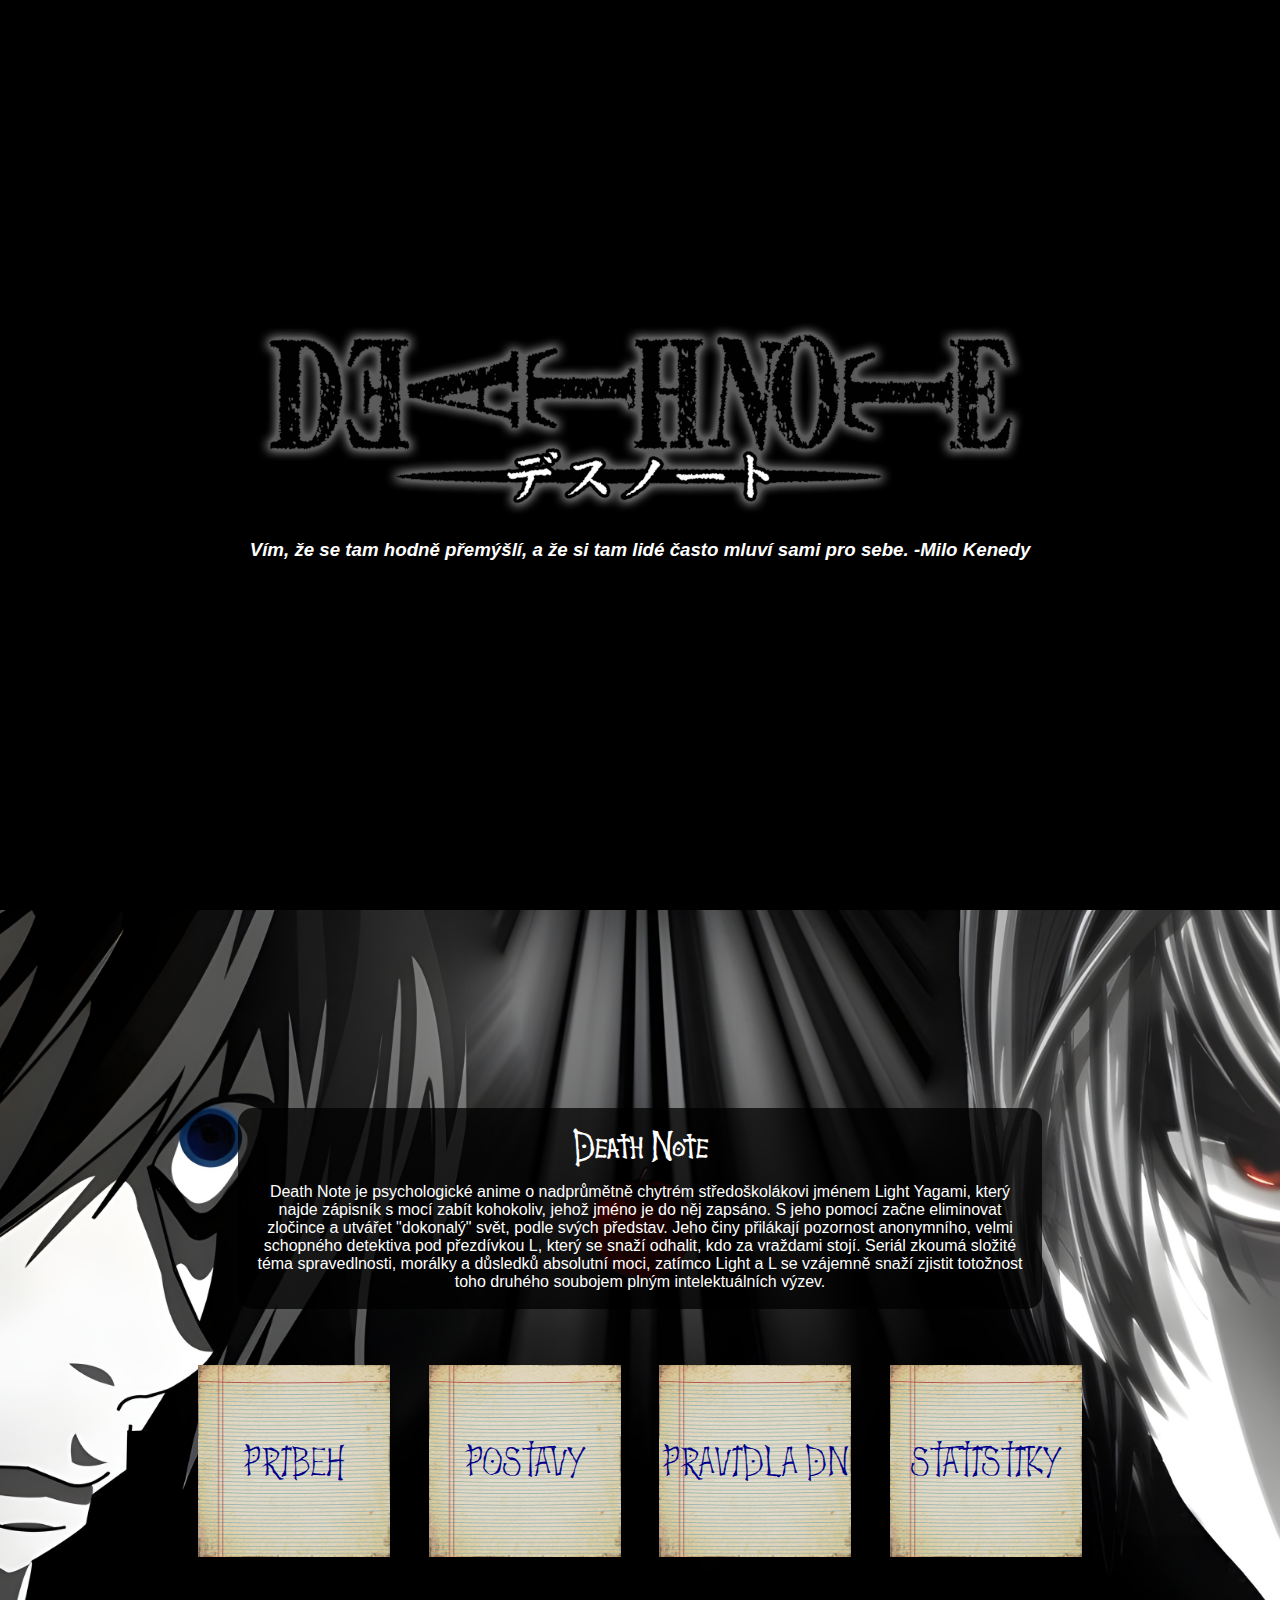
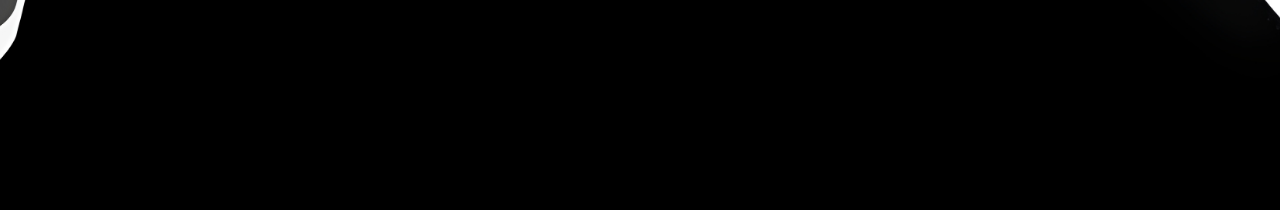
<file: index.html>
<!DOCTYPE html>
<html lang="cs">
<head>
  <meta charset="UTF-8">
  <title>DEATHNOTE</title>
  <link rel="stylesheet" href="style.css">
</head>
<body>
    <button class="mute" onclick="play()">
      <img id="mute" src="obrazky/muted.png">
    </button>

  <div class="uvod">
      <a href="#main"><img class="logo" src="obrazky/logo1.png" alt="Death note logo"></a>
      <h3><em>Vím, že se tam hodně přemýšlí, a že si tam lidé často mluví sami pro sebe. -Milo Kenedy</em></h3>
  </div>

  <div class="main" id="main">
    <div class="popis"> 
      <h1>Death Note</h1>
      <p>Death Note je psychologické anime o nadprůmětně chytrém středoškolákovi jménem Light Yagami, který najde zápisník s mocí zabít kohokoliv, jehož jméno je do něj zapsáno. S jeho pomocí začne eliminovat zločince a utvářet "dokonalý" svět, podle svých představ. Jeho činy přilákají pozornost anonymního, velmi schopného detektiva pod přezdívkou L, který se snaží odhalit, kdo za vraždami stojí. Seriál zkoumá složité téma spravedlnosti, morálky a důsledků absolutní moci, zatímco Light a L se vzájemně snaží zjistit totožnost toho druhého soubojem plným intelektuálních výzev.</p>
    </div>

    <div class="sekce">
      
        <a href="pribeh.html">PRIBĚH</a>

        <a href="postavy.html">POSTAVY</a>

        <a href="pravidla.html">PRAVIDLA DN</a>
 
        <a href="statistiky.html">STATISTIKY</a>

    </div>
  
  </div>

  <audio loop id="audio">
    <source src="music/open1.mp3" type="audio/mpeg">
  </audio>

  <script src="scripts.js"></script>
</body>
</html>
</file>
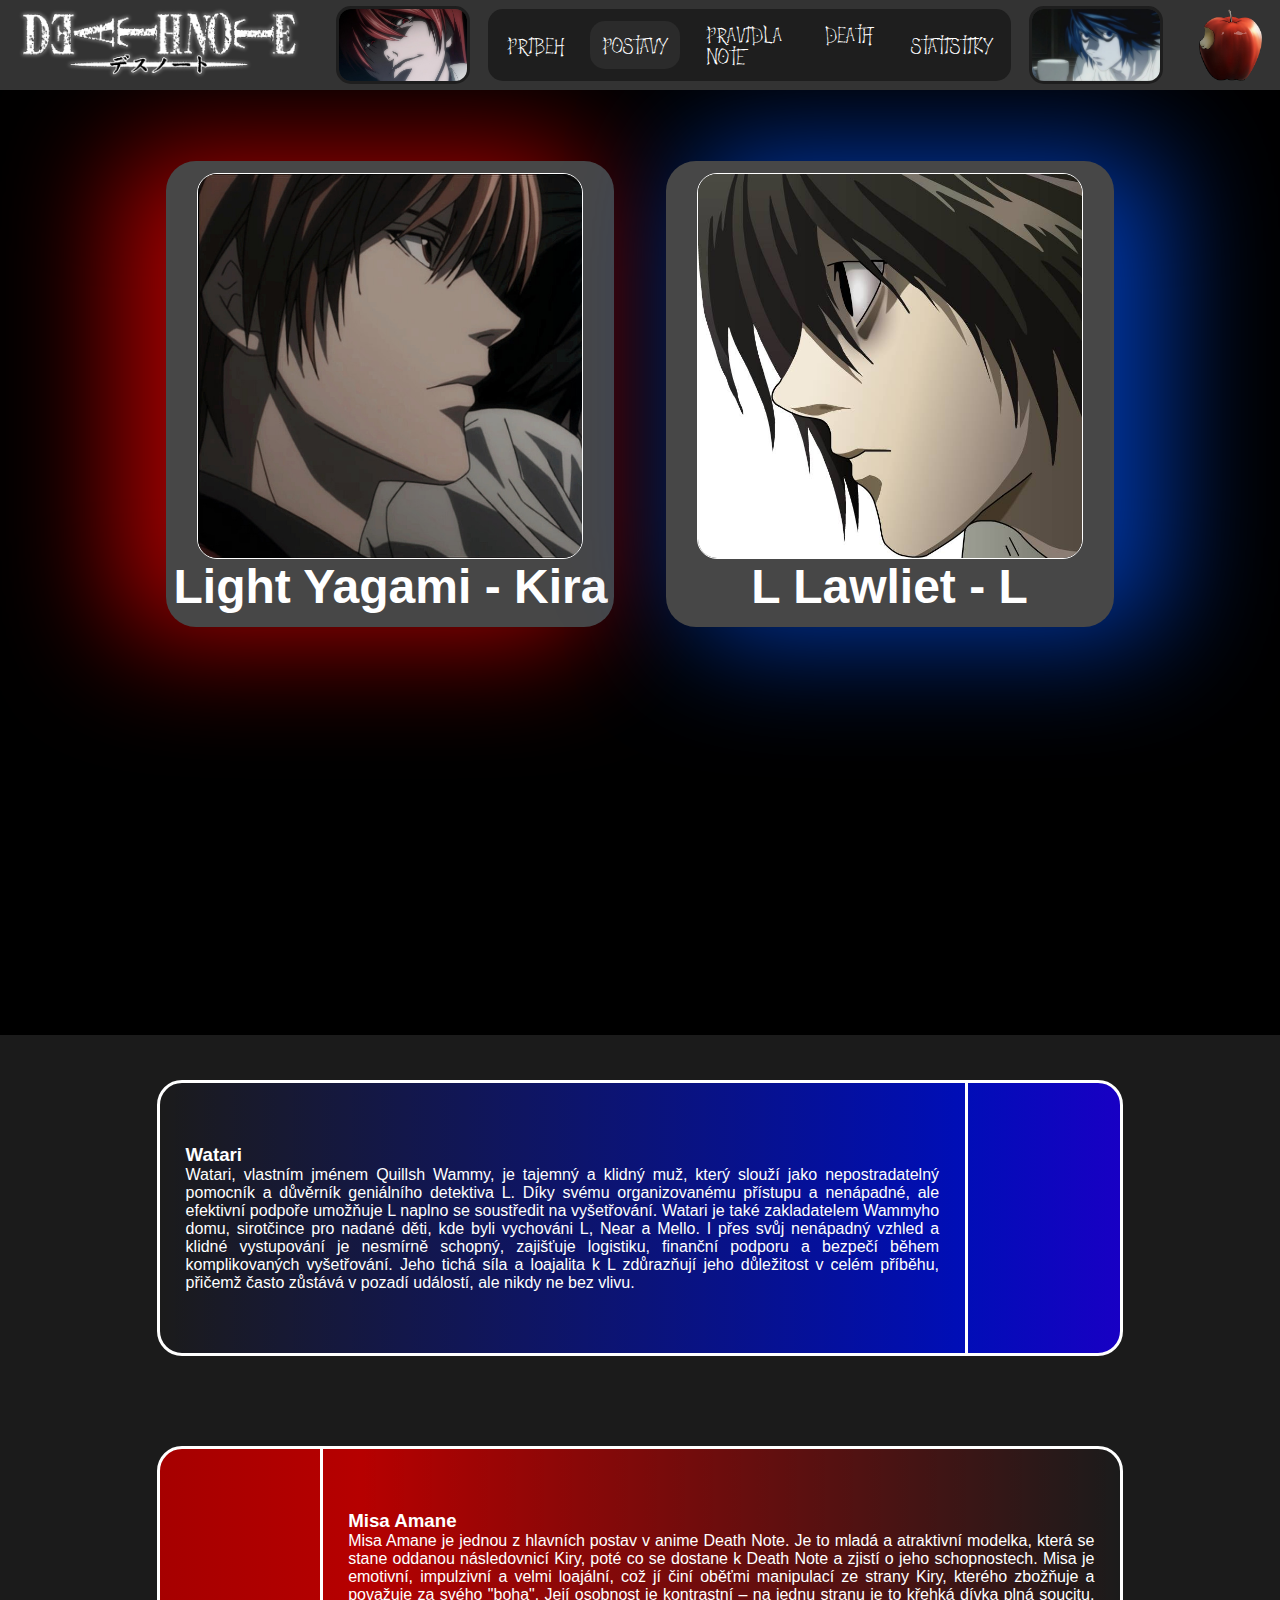
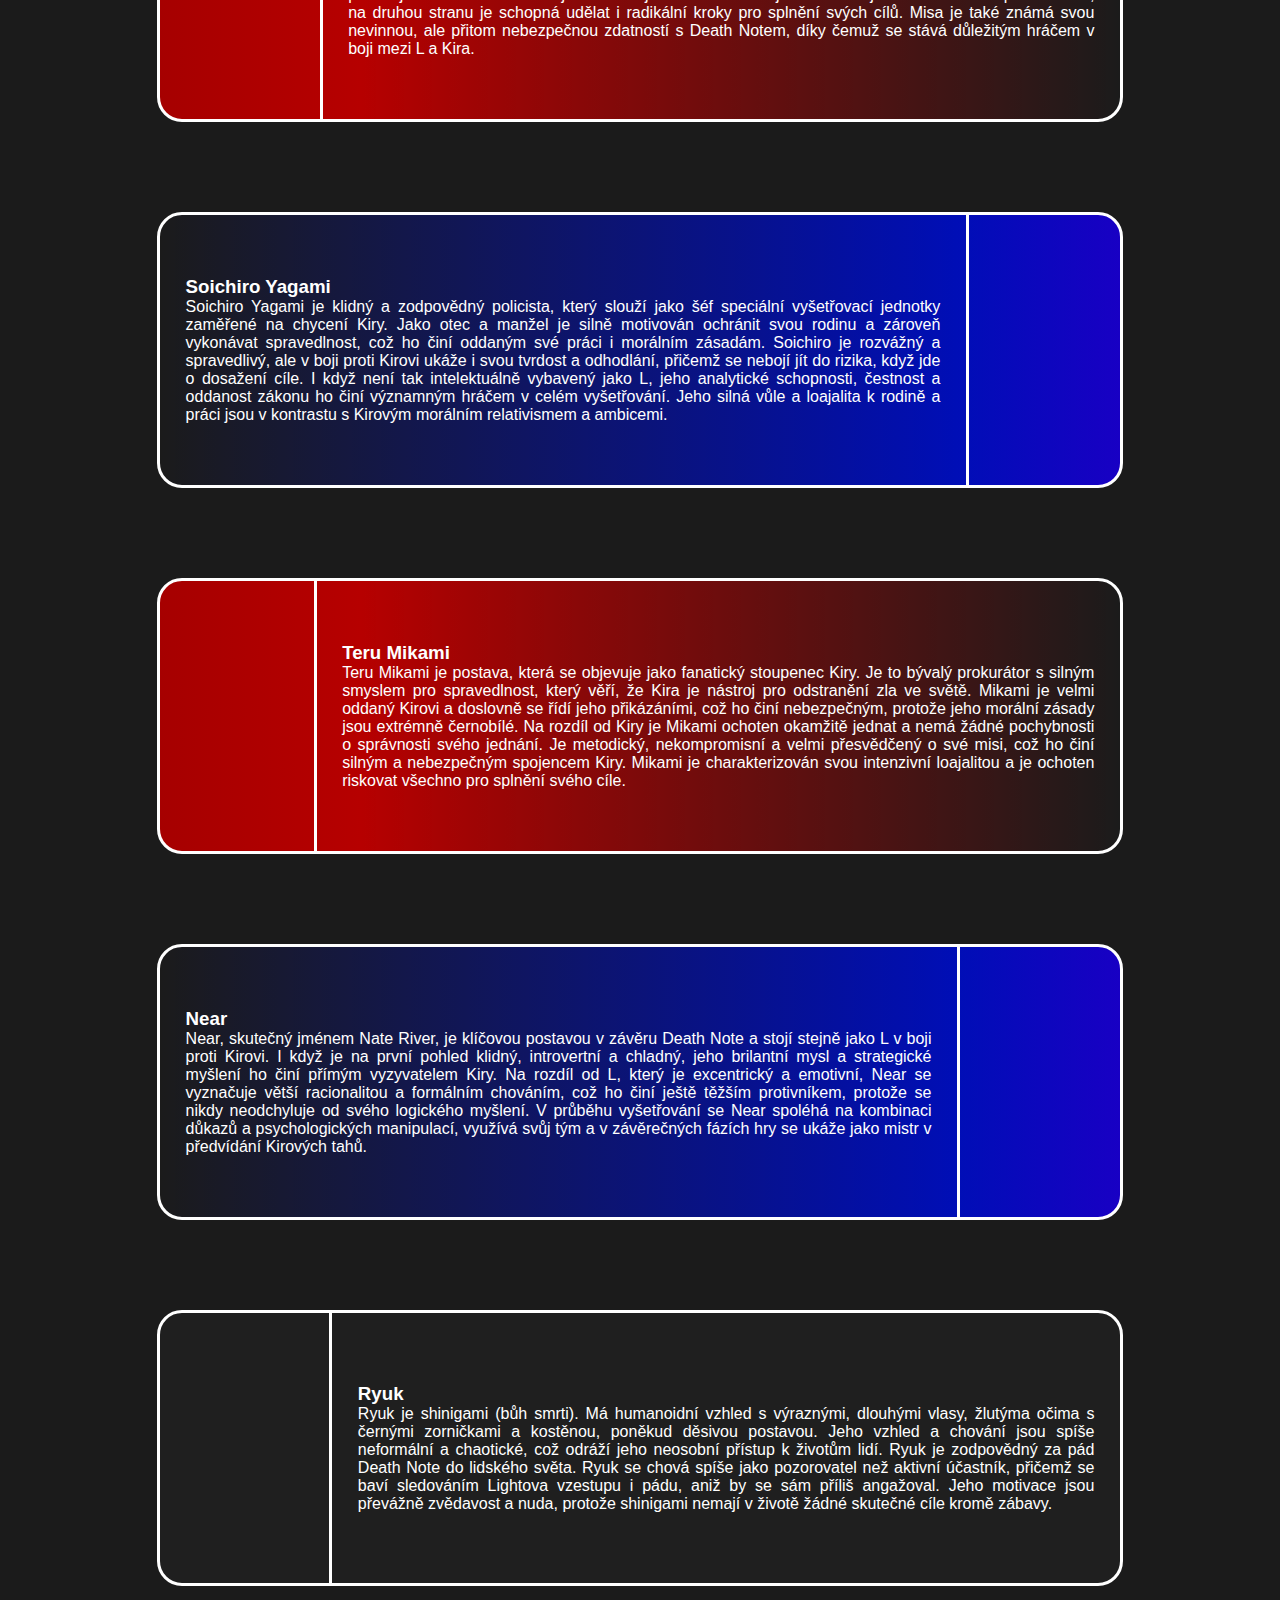
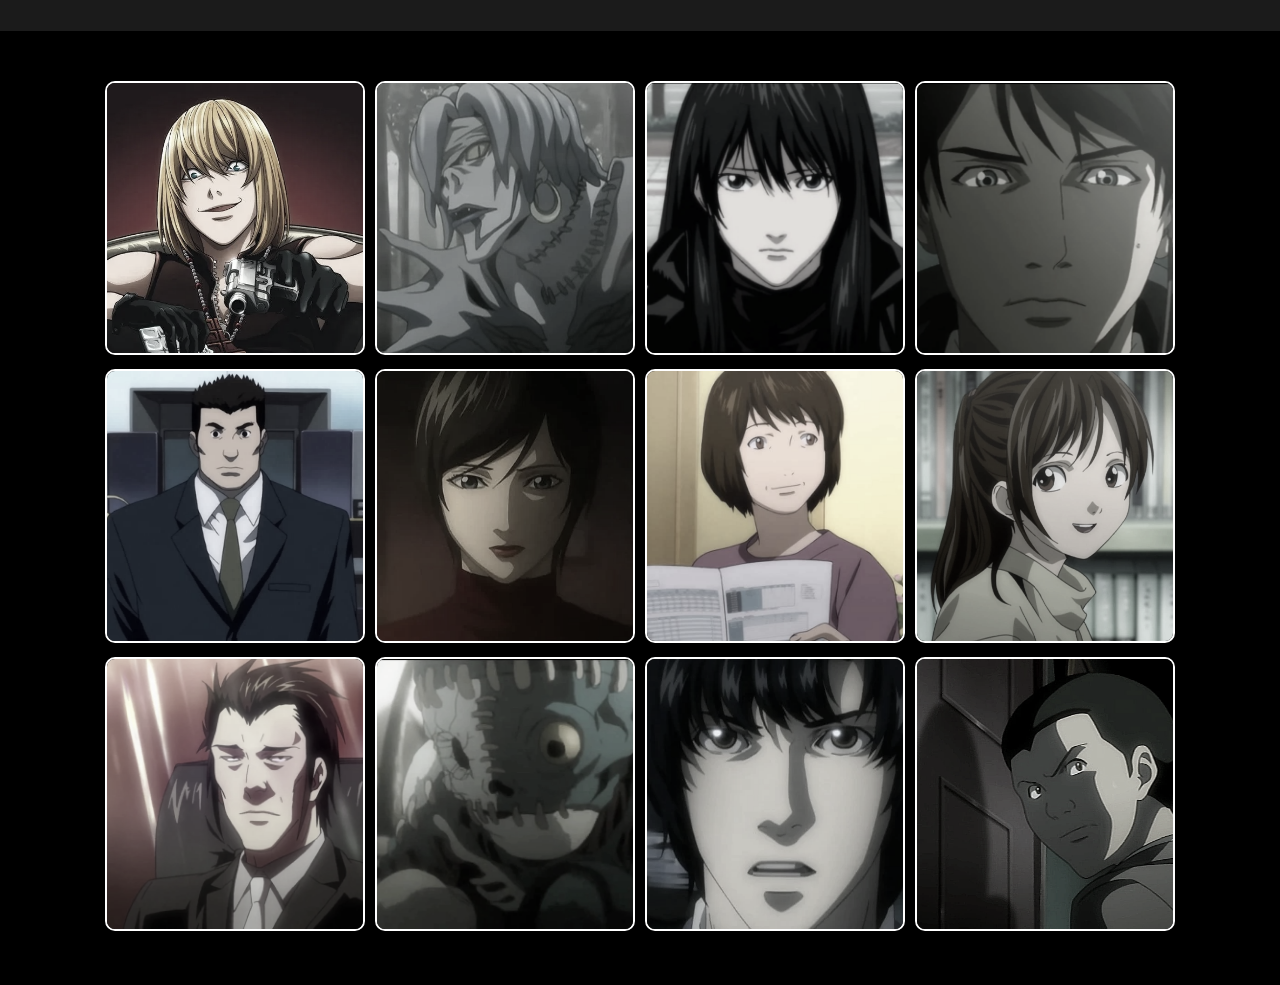
<file: postavy.html>
<!DOCTYPE html>
<html lang="cs">
<head>
  <meta charset="UTF-8">
  <title>POSTAVY</title>
  <link rel="stylesheet" href="style.css">
</head>
<body>
  <nav>
    <a href="index.html"><img class="logo" src="obrazky/logo2.png"></a>

    <div>
        <img src="obrazky/postavy1.jpg">
      <div>
        <a href="pribeh.html">PRIBEH</a>
        <a href="postavy.html" class="active">POSTAVY</a>
        <a href="pravidla.html">PRAVIDLA DEATH NOTE</a>
        <a href="statistiky.html">STATISTIKY</a>
      </div>
        <img src="obrazky/postavy2.jpg">
    </div>

    <img src="obrazky/apple.png">
  </nav>

  <div class="odsazeni"></div>

  <button id="back" onclick="back()">
    <img src="obrazky/back.png">
  </button>

  <div class="hlavni">
    <div class="sh1">
      <div class="no-hover" id="kira" onclick="popisK()">

        <div class="nahled">
          <img src="obrazky/m-kira.jpg" id="img">
          <h2 id="nadpis">Light Yagami - Kira</h2>
        </div>

        <div id="popis">
          <h2>Light Yagami - Kira</h2>
          <p>Kira, vlastním jménem Light Yagami, je hlavní postava v anime a manga sérii Death Note. Je to nadaný student, který po nalezení mystické sešitu, známého jako Death Note, získá schopnost zabíjet kohokoli, jehož jméno napíše do sešitu. Své schopnosti využívá k tomu, aby se stal "bohem nového světa" a zbavil zločiny ve společnosti, což ho vede k neustálému konfliktu s detektivem L, který se ho snaží chytit. Light je vysoce inteligentní, manipulativní a charizmatický, ale postupně se ukazuje, že jeho vize spravedlnosti je zkreslená jeho egem a touhou po absolutní moci.</p>
        </div>

      </div>
    </div>

    <div class="sh2">
      <div class="no-hover" id="l" onclick="popisL()">

        <div id="popis2">
          <h2>L Lawliet - L</h2>
          <p>L je geniální detektiv, který vyšetřuje případ Kiry. Své pravé jméno a identitu skrývá, vystupuje pod pseudonymem a komunikuje prostřednictvím technologie. Je známý svými neortodoxními metodami a vynikajícími analytickými schopnostmi. Ačkoliv jeho chování působí podivně, jako neustálé sezení v podřepu nebo závislost na sladkostech, je brilantním stratégem. L je odhodlán odhalit pravdu a dostat Kiru, což ho přivádí do konfliktu s Lightem Yagamim. Ztělesňuje spravedlnost a je připraven obětovat vše, aby dosáhl cíle.</p>
        </div>

        <div class="nahled">
          <img src="obrazky/m-L.jpg" id="imgL">
          <h2 id="nadpisL">L Lawliet - L</h2>
        </div>

      </div>
    </div>

  </div>

  <div class="postavy">

    <div class="kartaR">
      <div>
        <h3>Watari</h3>
        <p>Watari, vlastním jménem Quillsh Wammy, je tajemný a klidný muž, který slouží jako nepostradatelný pomocník a důvěrník geniálního detektiva L. Díky svému organizovanému přístupu a nenápadné, ale efektivní podpoře umožňuje L naplno se soustředit na vyšetřování. Watari je také zakladatelem Wammyho domu, sirotčince pro nadané děti, kde byli vychováni L, Near a Mello. I přes svůj nenápadný vzhled a klidné vystupování je nesmírně schopný, zajišťuje logistiku, finanční podporu a bezpečí během komplikovaných vyšetřování. Jeho tichá síla a loajalita k L zdůrazňují jeho důležitost v celém příběhu, přičemž často zůstává v pozadí událostí, ale nikdy ne bez vlivu.</p>
      </div>
      <div class="backgroundImg watari"></div>
    </div>

    <div class="karta">
      <div class="backgroundImg misa"></div>
      <div>
        <h3>Misa Amane</h3>
        <p>Misa Amane je jednou z hlavních postav v anime Death Note. Je to mladá a atraktivní modelka, která se stane oddanou následovnicí Kiry, poté co se dostane k Death Note a zjistí o jeho schopnostech. Misa je emotivní, impulzivní a velmi loajální, což jí činí oběťmi manipulací ze strany Kiry, kterého zbožňuje a považuje za svého "boha". Její osobnost je kontrastní – na jednu stranu je to křehká dívka plná soucitu, na druhou stranu je schopná udělat i radikální kroky pro splnění svých cílů. Misa je také známá svou nevinnou, ale přitom nebezpečnou zdatností s Death Notem, díky čemuž se stává důležitým hráčem v boji mezi L a Kira.</p>
      </div>
    </div>

    <div class="kartaR">
      <div>
        <h3>Soichiro Yagami</h3>
        <p>Soichiro Yagami je klidný a zodpovědný policista, který slouží jako šéf speciální vyšetřovací jednotky zaměřené na chycení Kiry. Jako otec a manžel je silně motivován ochránit svou rodinu a zároveň vykonávat spravedlnost, což ho činí oddaným své práci i morálním zásadám. Soichiro je rozvážný a spravedlivý, ale v boji proti Kirovi ukáže i svou tvrdost a odhodlání, přičemž se nebojí jít do rizika, když jde o dosažení cíle. I když není tak intelektuálně vybavený jako L, jeho analytické schopnosti, čestnost a oddanost zákonu ho činí významným hráčem v celém vyšetřování. Jeho silná vůle a loajalita k rodině a práci jsou v kontrastu s Kirovým morálním relativismem a ambicemi.</p>
      </div>
      <div class="backgroundImg soichiro"></div>
    </div>

    <div class="karta">
      <div class="backgroundImg teru"></div>
      <div>
        <h3>Teru Mikami</h3>
        <p>Teru Mikami je postava, která se objevuje jako fanatický stoupenec Kiry. Je to bývalý prokurátor s silným smyslem pro spravedlnost, který věří, že Kira je nástroj pro odstranění zla ve světě. Mikami je velmi oddaný Kirovi a doslovně se řídí jeho přikázáními, což ho činí nebezpečným, protože jeho morální zásady jsou extrémně černobílé. Na rozdíl od Kiry je Mikami ochoten okamžitě jednat a nemá žádné pochybnosti o správnosti svého jednání. Je metodický, nekompromisní a velmi přesvědčený o své misi, což ho činí silným a nebezpečným spojencem Kiry. Mikami je charakterizován svou intenzivní loajalitou a je ochoten riskovat všechno pro splnění svého cíle.</p>
      </div>
    </div>
    
    <div class="kartaR">
      <div>
        <h3>Near</h3>
        <p>Near, skutečný jménem Nate River, je klíčovou postavou v závěru Death Note a stojí stejně jako L v boji proti Kirovi. I když je na první pohled klidný, introvertní a chladný, jeho brilantní mysl a strategické myšlení ho činí přímým vyzyvatelem Kiry. Na rozdíl od L, který je excentrický a emotivní, Near se vyznačuje větší racionalitou a formálním chováním, což ho činí ještě těžším protivníkem, protože se nikdy neodchyluje od svého logického myšlení. V průběhu vyšetřování se Near spoléhá na kombinaci důkazů a psychologických manipulací, využívá svůj tým a v závěrečných fázích hry se ukáže jako mistr v předvídání Kirových tahů.</p>
      </div>
      <div class="backgroundImg near"></div>
    </div>

    <div class="kartaRy">
      <div class="backgroundImg ryuk"></div>
      <div>
        <h3>Ryuk</h3>
        <p>Ryuk je shinigami (bůh smrti). Má humanoidní vzhled s výraznými, dlouhými vlasy, žlutýma očima s černými zorničkami a kostěnou, poněkud děsivou postavou. Jeho vzhled a chování jsou spíše neformální a chaotické, což odráží jeho neosobní přístup k životům lidí. Ryuk je zodpovědný za pád Death Note do lidského světa. Ryuk se chová spíše jako pozorovatel než aktivní účastník, přičemž se baví sledováním Lightova vzestupu i pádu, aniž by se sám příliš angažoval. Jeho motivace jsou převážně zvědavost a nuda, protože shinigami nemají v životě žádné skutečné cíle kromě zábavy.</p>
      </div>
    </div>

  </div>

  <div class="ostPostavy">
    <a href="https://deathnote.fandom.com/wiki/Mello" target="_blank"><img src="obrazky/melo.jpg"></a>
    <a href="https://deathnote.fandom.com/wiki/Rem" target="_blank"><img src="obrazky/rem.webp"></a>
    <a href="https://deathnote.fandom.com/wiki/Naomi_Misora" target="_blank"><img src="obrazky/naomi.webp"></a>
    <a href="https://deathnote.fandom.com/wiki/Raye_Penber" target="_blank"><img src="obrazky/Raye.webp"></a>
    <a href="https://deathnote.fandom.com/wiki/Kanzo_Mogi" target="_blank"><img src="obrazky/kanzo.webp"></a>
    <a href="https://deathnote.fandom.com/wiki/Kiyomi_Takada" target="_blank"><img src="obrazky/kiyomi.webp"></a>
    <a href="https://deathnote.fandom.com/wiki/Sachiko_Yagami" target="_blank"><img src="obrazky/sachiko.jpg"></a>
    <a href="https://deathnote.fandom.com/wiki/Sayu_Yagami" target="_blank"><img src="obrazky/sayu.webp"></a>
    <a href="https://deathnote.fandom.com/wiki/Kyosuke_Higuchi" target="_blank"><img src="obrazky/higuchi.webp"></a>
    <a href="https://deathnote.fandom.com/wiki/Gelus" target="_blank"><img src="obrazky/gelus.webp"></a>
    <a href="https://deathnote.fandom.com/wiki/Touta_Matsuda" target="_blank"><img src="obrazky/matsuda.webp"></a>
    <a href="https://deathnote.fandom.com/wiki/Hirokazu_Ukita" target="_blank"><img src="obrazky/Ukita.webp"></a>
  </div>

  <script src="scripts.js"></script>
</body>
</html>
</file>
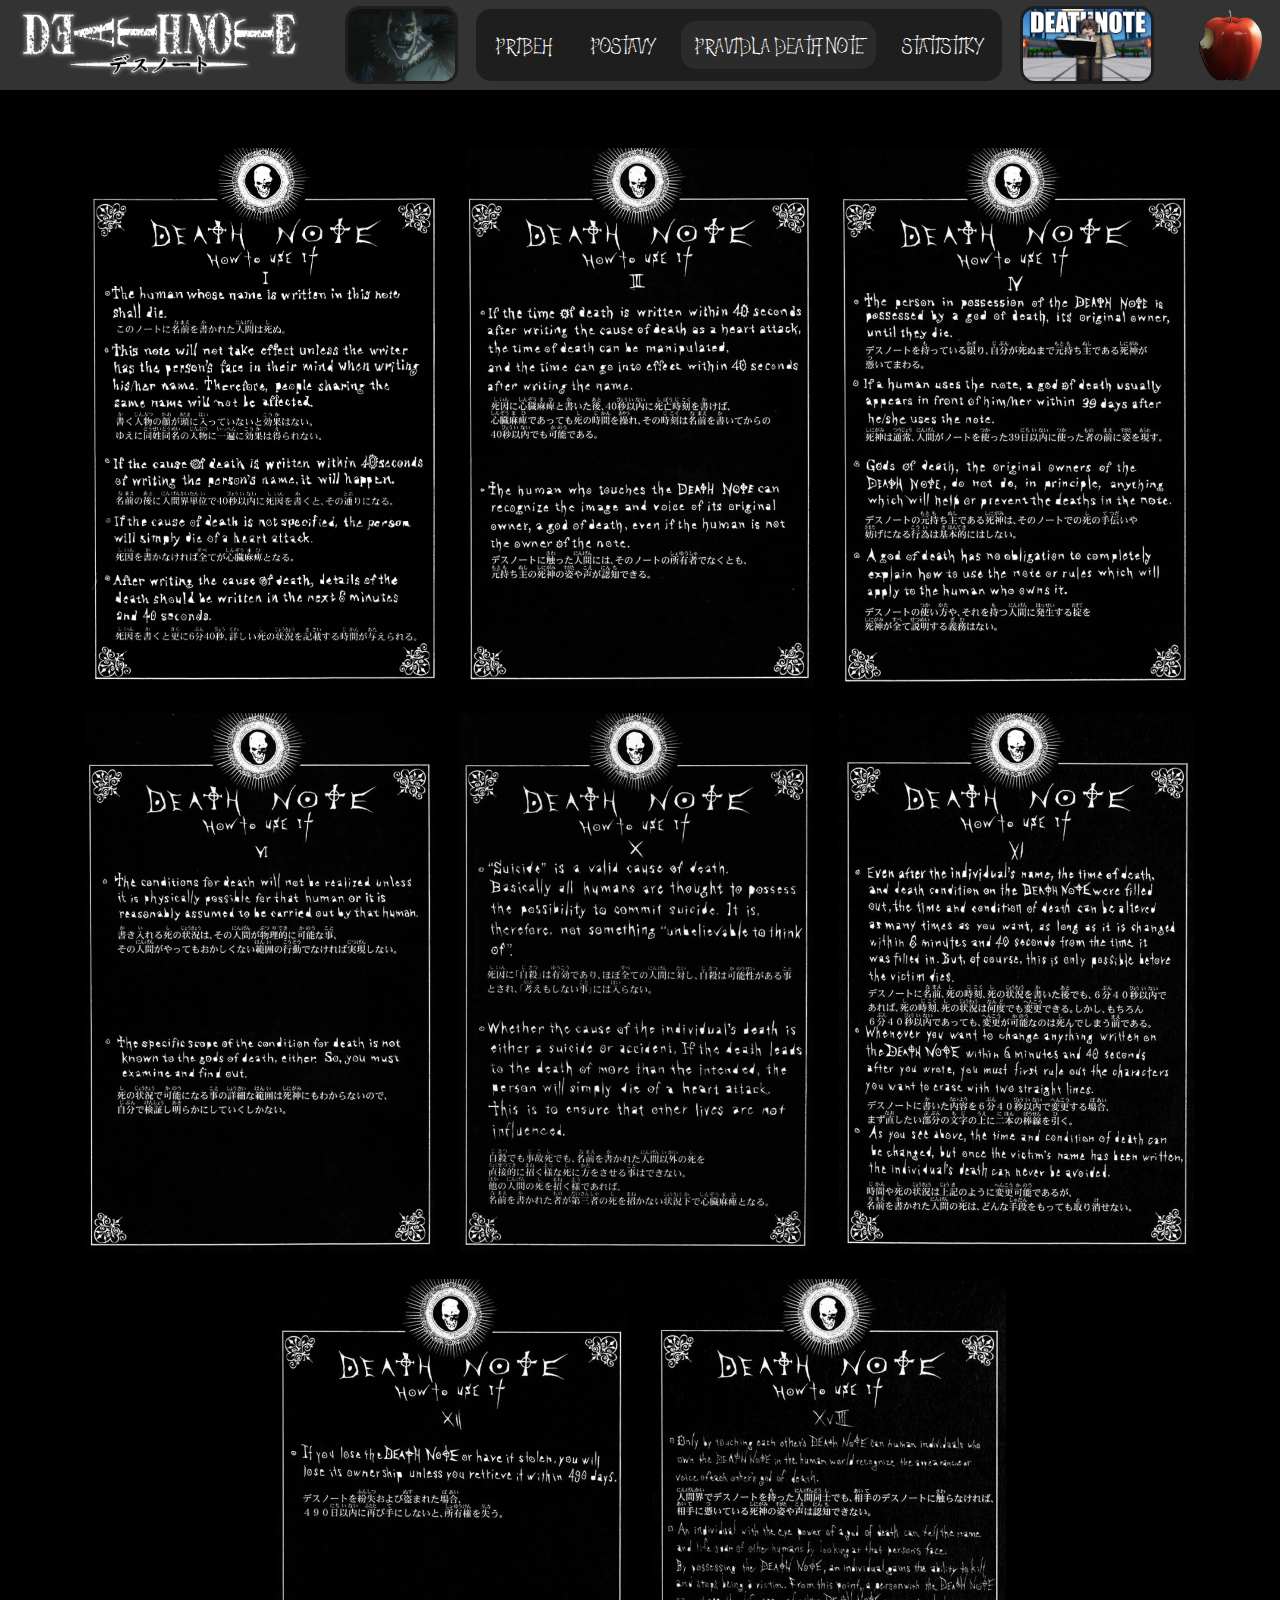
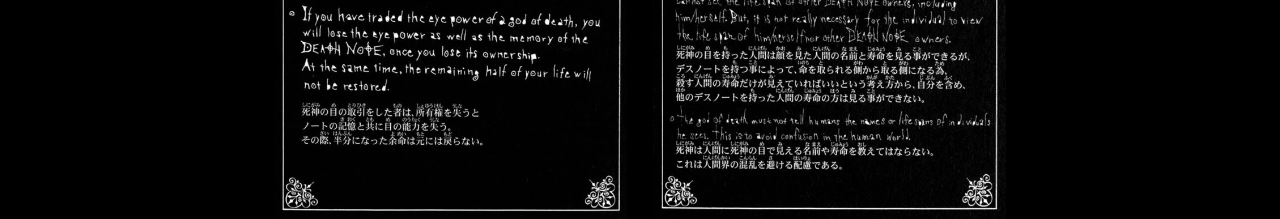
<file: pravidla.html>
<!DOCTYPE html>
<html lang="cs">
<head>
  <meta charset="UTF-8">
  <title>PRAVIDLA</title>
  <link rel="stylesheet" href="style.css">
</head>
<body>
  <nav>
    <a href="index.html"><img class="logo" src="obrazky/logo2.png"></a>

    <div>
        <img src="obrazky/pravidla1.jpg">
      <div>
        <a href="pribeh.html">PRIBEH</a>
        <a href="postavy.html">POSTAVY</a>
        <a href="pravidla.html" class="active">PRAVIDLA DEATH NOTE</a>
        <a href="statistiky.html">STATISTIKY</a>
      </div>
        <img src="obrazky/pravidla2.jpg">
    </div>

    <img src="obrazky/apple.png">
  </nav>
 
  <div class="odsazeni"></div>

  <div class="pravidla">
      <img src="obrazky/prav1.webp">
      <img src="obrazky/prav2.webp">
      <img src="obrazky/prav3.webp">
      <img src="obrazky/prav4.webp">

      <img src="obrazky/prav5.webp">
      <img src="obrazky/prav6.webp">
      <img src="obrazky/prav7.webp">
      <img src="obrazky/prav8.webp">
  </div>

</body>
</html>
</file>
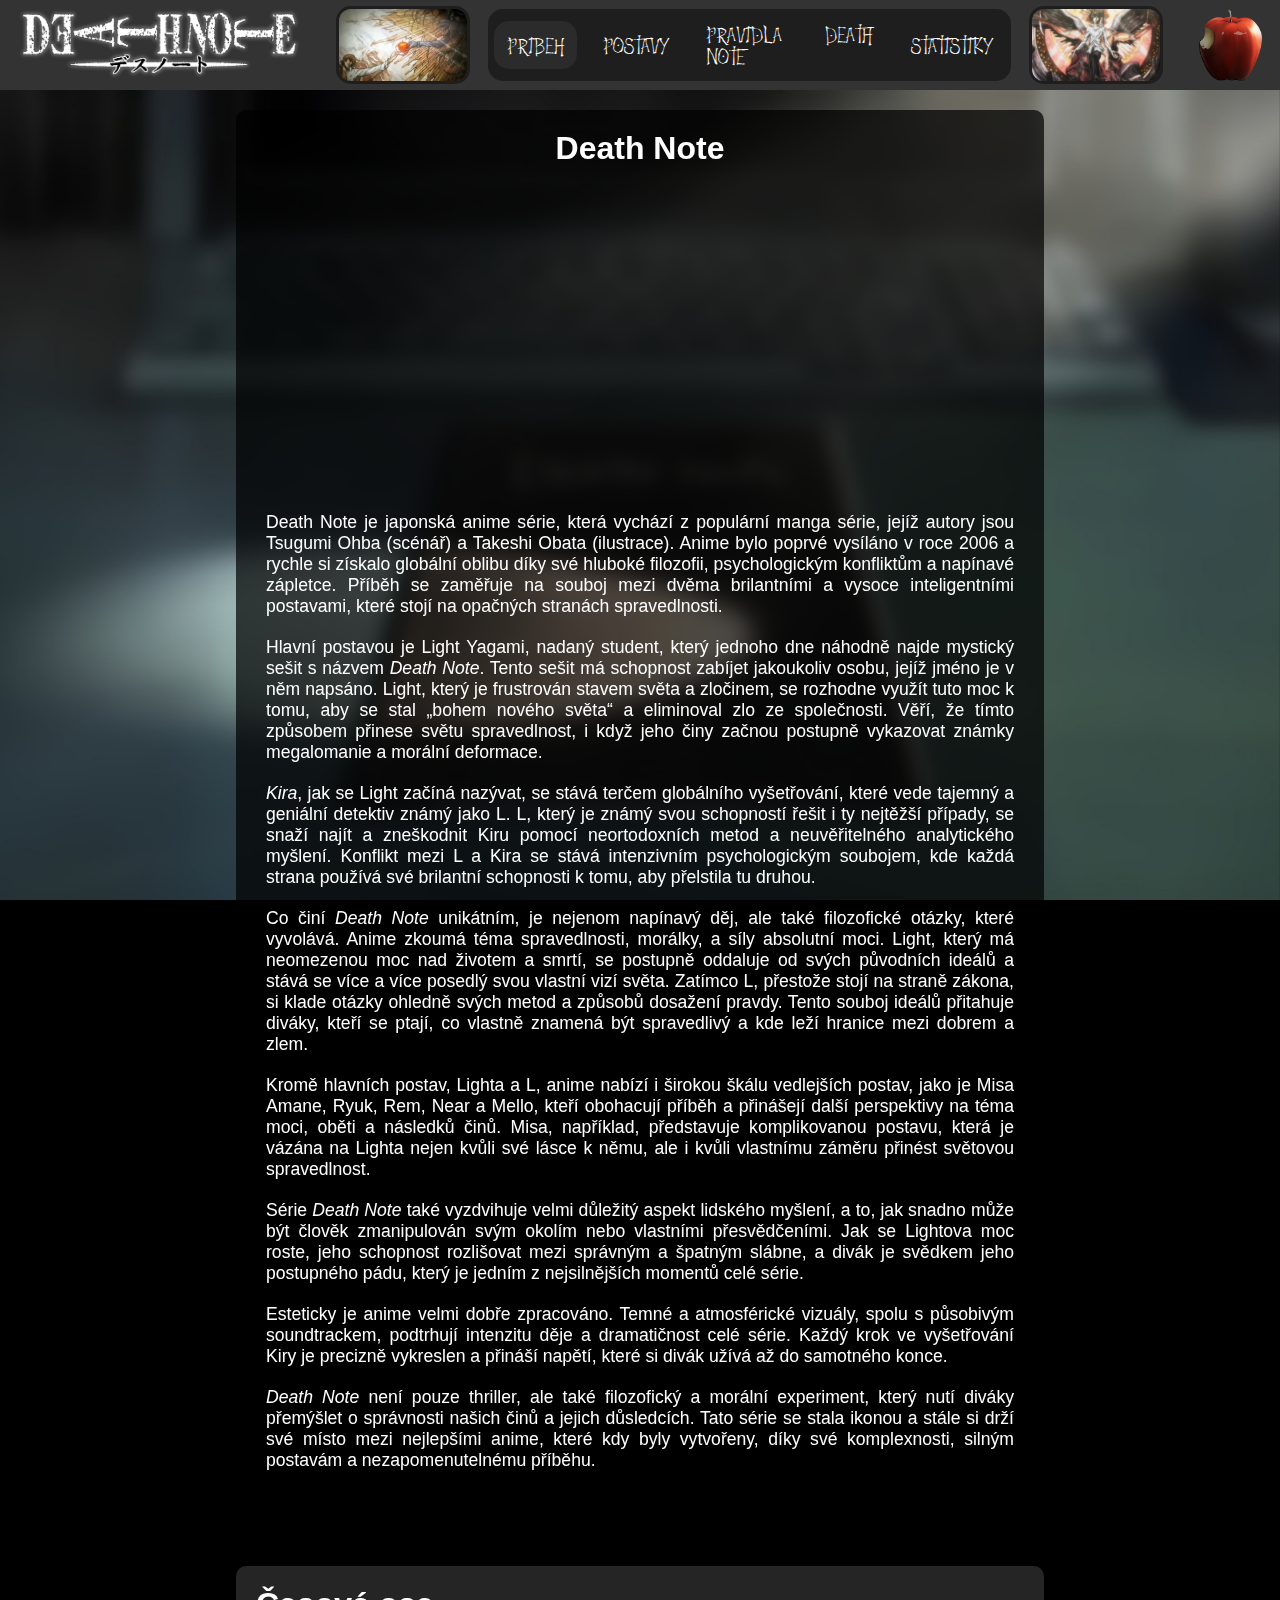
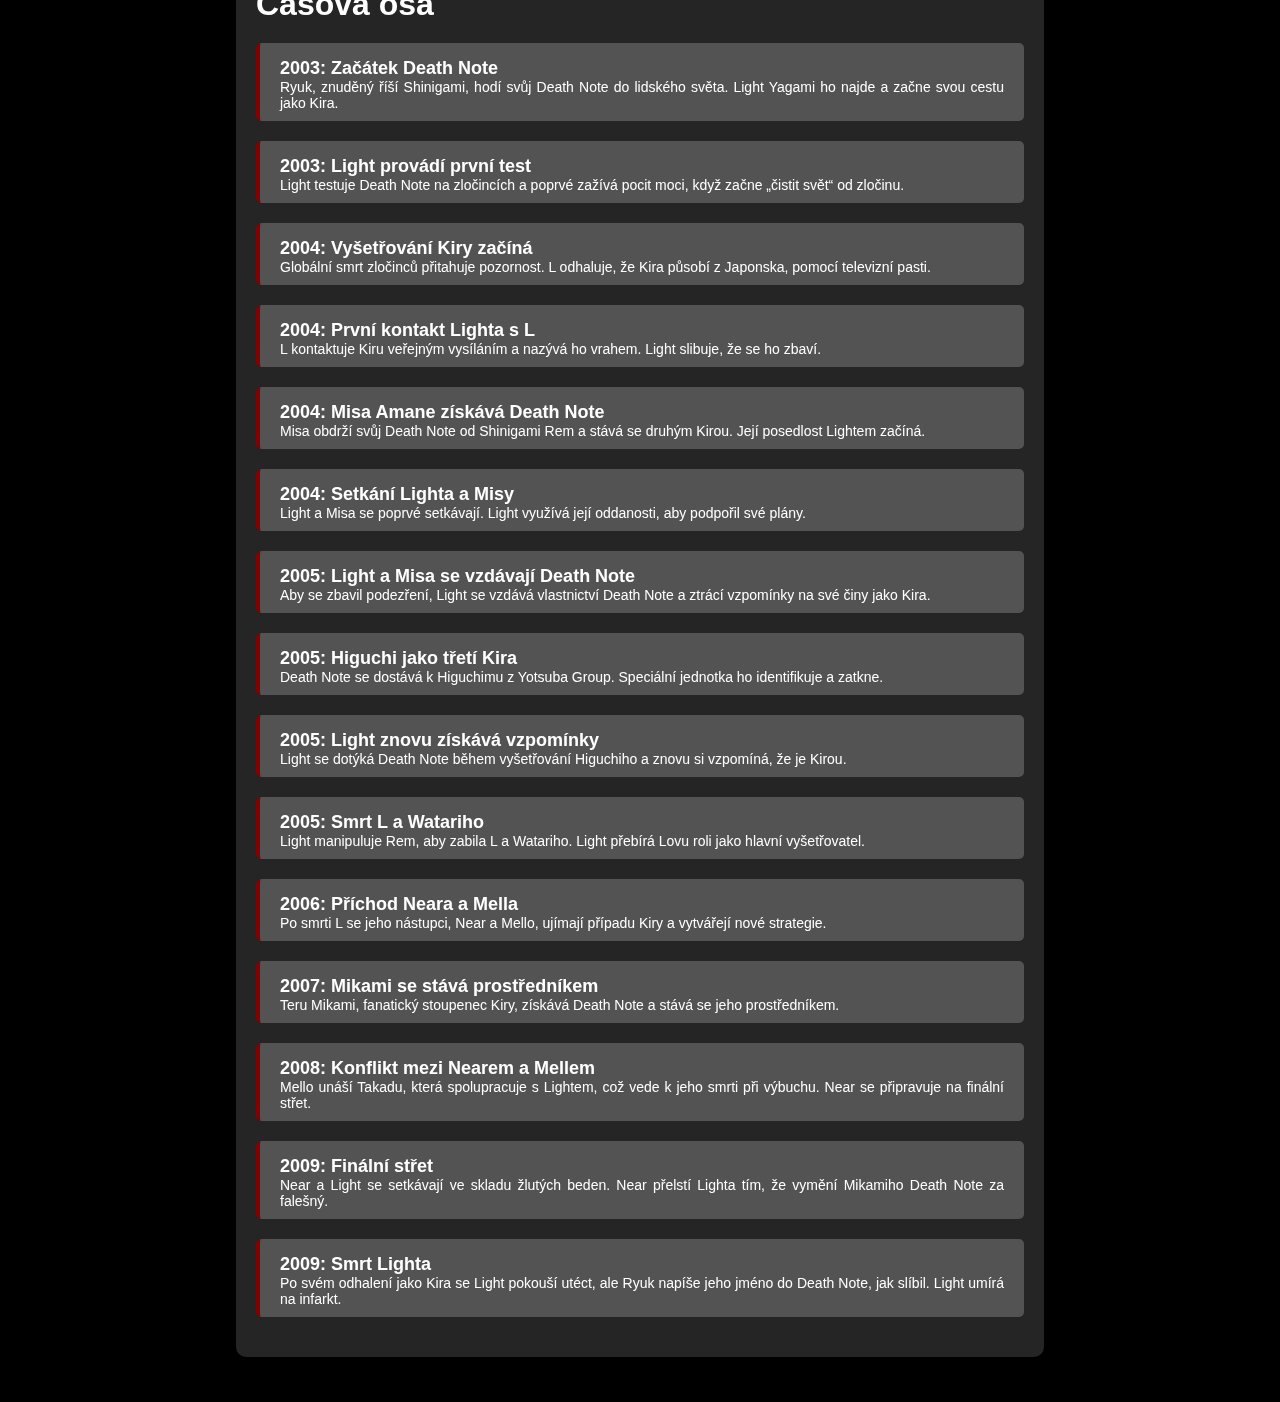
<file: pribeh.html>
<!DOCTYPE html>
<html lang="cs">
<head>
  <meta charset="UTF-8">
  <title>PŘÍBĚH</title>
  <link rel="stylesheet" href="style.css">
</head>
<body>
  <nav>
    <a href="index.html"><img class="logo" src="obrazky/logo2.png"></a>

    <div>
        <img src="obrazky/pribeh1.jpg">
      <div>
        <a href="pribeh.html" class="active">PRIBEH</a>
        <a href="postavy.html">POSTAVY</a>
        <a href="pravidla.html">PRAVIDLA DEATH NOTE</a>
        <a href="statistiky.html">STATISTIKY</a>
      </div>
        <img src="obrazky/pribeh2.jpg">
    </div>

    <img src="obrazky/apple.png">
  </nav>

  <div class="odsazeni"></div>

  <div class="pozadi"></div>

  <div class="popisDetail">
    <div>
      <h1>Death Note</h1>

      <iframe width="560" height="315" src="https://www.youtube.com/embed/9BxbETVKSLk?si=fXVwo5kzVB1-V3Dy" title="YouTube video player" frameborder="0" allow="accelerometer; autoplay; clipboard-write; encrypted-media; gyroscope; picture-in-picture; web-share" referrerpolicy="strict-origin-when-cross-origin" allowfullscreen></iframe>

      <p>Death Note je japonská anime série, která vychází z populární manga série, jejíž autory jsou Tsugumi Ohba (scénář) a Takeshi Obata (ilustrace). Anime bylo poprvé vysíláno v roce 2006 a rychle si získalo globální oblibu díky své hluboké filozofii, psychologickým konfliktům a napínavé zápletce. Příběh se zaměřuje na souboj mezi dvěma brilantními a vysoce inteligentními postavami, které stojí na opačných stranách spravedlnosti.</p>
  
      <p>Hlavní postavou je Light Yagami, nadaný student, který jednoho dne náhodně najde mystický sešit s názvem <em>Death Note</em>. Tento sešit má schopnost zabíjet jakoukoliv osobu, jejíž jméno je v něm napsáno. Light, který je frustrován stavem světa a zločinem, se rozhodne využít tuto moc k tomu, aby se stal „bohem nového světa“ a eliminoval zlo ze společnosti. Věří, že tímto způsobem přinese světu spravedlnost, i když jeho činy začnou postupně vykazovat známky megalomanie a morální deformace.</p>
  
      <p><em>Kira</em>, jak se Light začíná nazývat, se stává terčem globálního vyšetřování, které vede tajemný a geniální detektiv známý jako L. L, který je známý svou schopností řešit i ty nejtěžší případy, se snaží najít a zneškodnit Kiru pomocí neortodoxních metod a neuvěřitelného analytického myšlení. Konflikt mezi L a Kira se stává intenzivním psychologickým soubojem, kde každá strana používá své brilantní schopnosti k tomu, aby přelstila tu druhou.</p>
  
      <p>Co činí <em>Death Note</em> unikátním, je nejenom napínavý děj, ale také filozofické otázky, které vyvolává. Anime zkoumá téma spravedlnosti, morálky, a síly absolutní moci. Light, který má neomezenou moc nad životem a smrtí, se postupně oddaluje od svých původních ideálů a stává se více a více posedlý svou vlastní vizí světa. Zatímco L, přestože stojí na straně zákona, si klade otázky ohledně svých metod a způsobů dosažení pravdy. Tento souboj ideálů přitahuje diváky, kteří se ptají, co vlastně znamená být spravedlivý a kde leží hranice mezi dobrem a zlem.</p>
  
      <p>Kromě hlavních postav, Lighta a L, anime nabízí i širokou škálu vedlejších postav, jako je Misa Amane, Ryuk, Rem, Near a Mello, kteří obohacují příběh a přinášejí další perspektivy na téma moci, oběti a následků činů. Misa, například, představuje komplikovanou postavu, která je vázána na Lighta nejen kvůli své lásce k němu, ale i kvůli vlastnímu záměru přinést světovou spravedlnost.</p>
  
      <p>Série <em>Death Note</em> také vyzdvihuje velmi důležitý aspekt lidského myšlení, a to, jak snadno může být člověk zmanipulován svým okolím nebo vlastními přesvědčeními. Jak se Lightova moc roste, jeho schopnost rozlišovat mezi správným a špatným slábne, a divák je svědkem jeho postupného pádu, který je jedním z nejsilnějších momentů celé série.</p>
  
      <p>Esteticky je anime velmi dobře zpracováno. Temné a atmosférické vizuály, spolu s působivým soundtrackem, podtrhují intenzitu děje a dramatičnost celé série. Každý krok ve vyšetřování Kiry je precizně vykreslen a přináší napětí, které si divák užívá až do samotného konce.</p>
  
      <p><em>Death Note</em> není pouze thriller, ale také filozofický a morální experiment, který nutí diváky přemýšlet o správnosti našich činů a jejich důsledcích. Tato série se stala ikonou a stále si drží své místo mezi nejlepšími anime, které kdy byly vytvořeny, díky své komplexnosti, silným postavám a nezapomenutelnému příběhu.</p>
    </div>
  </div>

  <div class="casovaOsa">
    <div>
      <h1>Časová osa</h1>

      <div class="osa-item">
        <h3>2003: Začátek Death Note</h3>
        <p>Ryuk, znuděný říší Shinigami, hodí svůj Death Note do lidského světa. Light Yagami ho najde a začne svou cestu jako Kira.</p>
      </div>
      <div class="osa-item">
        <h3>2003: Light provádí první test</h3>
        <p>Light testuje Death Note na zločincích a poprvé zažívá pocit moci, když začne „čistit svět“ od zločinu.</p>
      </div>
      
      <div class="osa-item">
        <h3>2004: Vyšetřování Kiry začíná</h3>
        <p>Globální smrt zločinců přitahuje pozornost. L odhaluje, že Kira působí z Japonska, pomocí televizní pasti.</p>
      </div>
      <div class="osa-item">
        <h3>2004: První kontakt Lighta s L</h3>
        <p>L kontaktuje Kiru veřejným vysíláním a nazývá ho vrahem. Light slibuje, že se ho zbaví.</p>
      </div>
      <div class="osa-item">
        <h3>2004: Misa Amane získává Death Note</h3>
        <p>Misa obdrží svůj Death Note od Shinigami Rem a stává se druhým Kirou. Její posedlost Lightem začíná.</p>
      </div>
      <div class="osa-item">
        <h3>2004: Setkání Lighta a Misy</h3>
        <p>Light a Misa se poprvé setkávají. Light využívá její oddanosti, aby podpořil své plány.</p>
      </div>
      
      <div class="osa-item">
        <h3>2005: Light a Misa se vzdávají Death Note</h3>
        <p>Aby se zbavil podezření, Light se vzdává vlastnictví Death Note a ztrácí vzpomínky na své činy jako Kira.</p>
      </div>
      <div class="osa-item">
        <h3>2005: Higuchi jako třetí Kira</h3>
        <p>Death Note se dostává k Higuchimu z Yotsuba Group. Speciální jednotka ho identifikuje a zatkne.</p>
      </div>
      <div class="osa-item">
        <h3>2005: Light znovu získává vzpomínky</h3>
        <p>Light se dotýká Death Note během vyšetřování Higuchiho a znovu si vzpomíná, že je Kirou.</p>
      </div>
      <div class="osa-item">
        <h3>2005: Smrt L a Watariho</h3>
        <p>Light manipuluje Rem, aby zabila L a Watariho. Light přebírá Lovu roli jako hlavní vyšetřovatel.</p>
      </div>
      
      <div class="osa-item">
        <h3>2006: Příchod Neara a Mella</h3>
        <p>Po smrti L se jeho nástupci, Near a Mello, ujímají případu Kiry a vytvářejí nové strategie.</p>
      </div>
      <div class="osa-item">
        <h3>2007: Mikami se stává prostředníkem</h3>
        <p>Teru Mikami, fanatický stoupenec Kiry, získává Death Note a stává se jeho prostředníkem.</p>
      </div>
      <div class="osa-item">
        <h3>2008: Konflikt mezi Nearem a Mellem</h3>
        <p>Mello unáší Takadu, která spolupracuje s Lightem, což vede k jeho smrti při výbuchu. Near se připravuje na finální střet.</p>
      </div>
      <div class="osa-item">
        <h3>2009: Finální střet</h3>
        <p>Near a Light se setkávají ve skladu žlutých beden. Near přelstí Lighta tím, že vymění Mikamiho Death Note za falešný.</p>
      </div>
      <div class="osa-item">
        <h3>2009: Smrt Lighta</h3>
        <p>Po svém odhalení jako Kira se Light pokouší utéct, ale Ryuk napíše jeho jméno do Death Note, jak slíbil. Light umírá na infarkt.</p>
      </div>
    </div>
  </div>
</body>
</html>
</file>
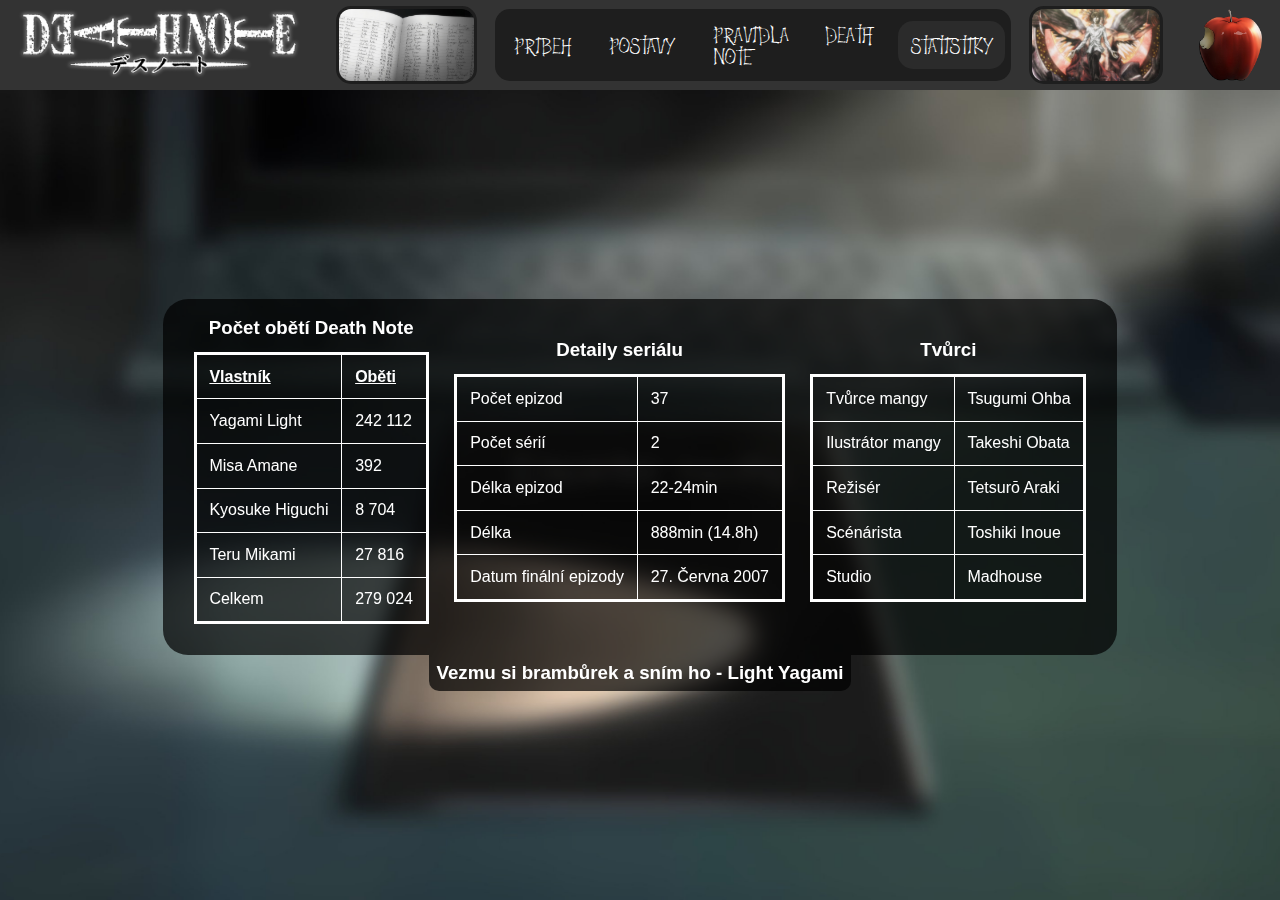
<file: statistiky.html>
<!DOCTYPE html>
<html lang="cs">
<head>
  <meta charset="UTF-8">
  <title>STATISTIKY</title>
  <link rel="stylesheet" href="style.css">
</head>
<body>
  <nav>
    <a href="index.html"><img class="logo" src="obrazky/logo2.png"></a>

    <div>
        <img src="obrazky/statistiky1.jpg">
      <div>
        <a href="pribeh.html">PRIBEH</a>
        <a href="postavy.html">POSTAVY</a>
        <a href="pravidla.html">PRAVIDLA DEATH NOTE</a>
        <a href="statistiky.html" class="active">STATISTIKY</a>
      </div>
        <img src="obrazky/pribeh2.jpg">
    </div>

    <img src="obrazky/apple.png">
  </nav>

  <div class="odsazeni"></div>

  <div class="pozadi"></div>

  <div class="statistiky">
    <div>
      <div>
        <h3>Počet obětí Death Note</h3>
        <table>

          <tr>
            <th>Vlastník</th>
            <th>Oběti</th>
          </tr>
          <tr>
            <td>Yagami Light</td>
            <td>242 112</td>
          </tr>
          <tr>
            <td>Misa Amane</td>
            <td>392</td>
          </tr>
          <tr>
            <td>Kyosuke Higuchi</td>
            <td>8 704</td>
          </tr>
          <tr>
            <td>Teru Mikami</td>
            <td>27 816</td>
          </tr>
          <tr>
              <td>Celkem</td>
              <td>279 024</td>
          </tr>
        </table>
      </div>
      <div>
        <h3>Detaily seriálu</h3>
        <table>
          <tr>
            <td>Počet epizod</td>
            <td>37</td>
          </tr>
          <tr>
            <td>Počet sérií</td>
            <td>2</td>
          </tr>
          <tr>
            <td>Délka epizod</td>
            <td>22-24min</td>
          </tr>
          <tr>
            <td>Délka</td>
            <td>888min (14.8h)</td>
          </tr>
          <tr>
            <td>Datum finální epizody</td>
            <td>27. Června 2007</td>
          </tr>
          
        </table>
      </div>
      <div>
        <h3>Tvůrci</h3>
        <table>
          <tr>
            <td>Tvůrce mangy</td>
            <td>Tsugumi Ohba</td>
          </tr>
          <tr>
            <td>Ilustrátor mangy</td>
            <td>Takeshi Obata</td>
          </tr>
          <tr>
            <td>Režisér</td>
            <td>Tetsurō Araki</td>
          </tr>
          <tr>
            <td>Scénárista</td>
            <td>Toshiki Inoue</td>
          </tr>
          <tr>
            <td>Studio</td>
            <td>Madhouse</td>
          </tr>
          
        </table>
      </div>
    </div>
    <h3>Vezmu si brambůrek a sním ho - Light Yagami</h3>
  </div>
</body>
</html>
</file>
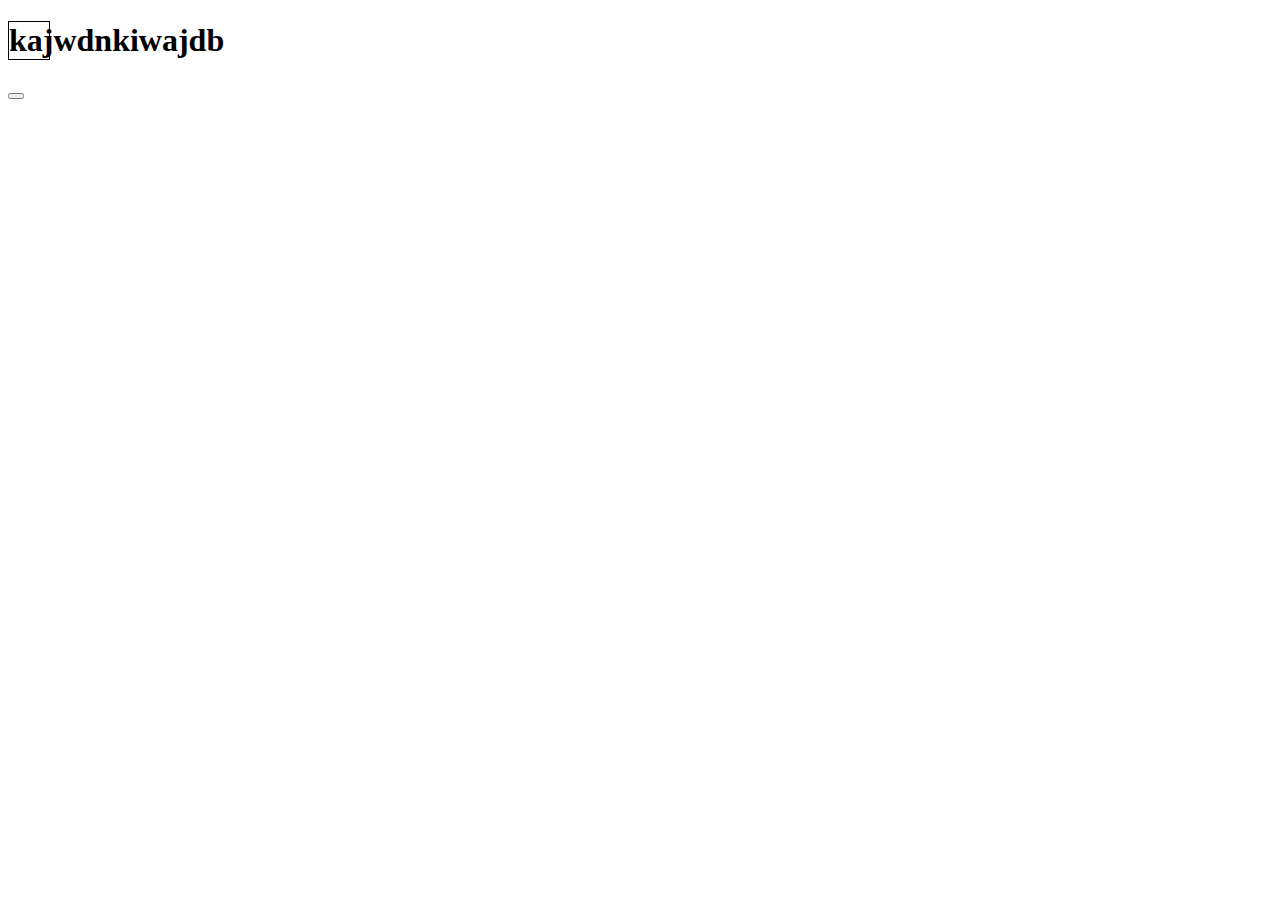
<file: testing.html>
<!DOCTYPE html>
<html lang="en">
<head>
    <meta charset="UTF-8">
    <meta name="viewport" content="width=device-width, initial-scale=1.0">
    <title>Document</title>
    <style>
        h1 {
            border: solid 1px black;
            width: 40px;
        }
    </style>
</head>
<body>
    
    <h1 id="kira">kajwdnkiwajdb</h1>
    <button onclick="popisK()"></button>


    <script src="scripts.js"></script>
</body>
</html>
</file>
<file: style.css>
@font-face {
  font-family: DN;
  src: url('fonty/DN.ttf');
}

@font-face {
  font-family: DNtitle;
  src: url('fonty/DNtitle.ttf');
}

* {
  margin: 0;
  padding: 0;
}

html {
  scroll-behavior: smooth;
  color: white;
  background-color: black;
  text-align: justify;
}

body {
  font-family: sans-serif;
  margin: 0;
  background-size: cover;
}

a {
  text-decoration: none;
  color: white;
}

.uvod {
  background-image: url('https://drive.google.com/file/d/1Q6Tx3S7Mna_0cGJhNvksFQ6C1gEcdQbQ/view?usp=sharing');
  background-repeat: no-repeat;
  background-position: center;
  background-size: cover;
  height: 100vh;
  display: flex;
  align-items: center;
  justify-content: center;
  flex-direction: column;
  border-bottom: 10px solid black;
}

.logo {
    width: 60vw;
}

.logo {
  filter: grayscale(100%);
  transition: 0.4s;
}

.uvod .logo:hover {
  scale: 1.2;
}

.logo:hover {
  filter: grayscale(0%);
}

.uvod h3 {
  background-color: rgba(0, 0, 0, 0.74);
  margin-top: 0;
  padding: 1.5vw;
  border-radius: 15px;
  color: white;
}

.odsazeni {
  height: 10vh;
  width: 100vh;
}

nav {
  height: 10vh;
  width: 100%;
  background-color: rgb(51, 51, 51);
  display: flex;
  align-items: center;
  position: fixed;
  z-index: 12122011;
}

nav .logo {
  max-height: 8vh; 
  width: auto;
  margin: 2vh;
}

nav > div {
  display: flex;
  justify-content: center;
  width: 100vw;
  align-items: center;
}

nav > div div {
    background-color: rgb(30, 30, 30);
    height: 8vh;
    display: flex;
    align-items: center;
    border-radius: 15px;
}

nav div a {
  margin: 0.5vw;
  padding: 1vw;
  border-radius: 15px;
  font-size: 1.1em;
  transition: 0.4s;
  font-family: DN;
}

nav div a:hover {
  color: rgb(51, 51, 51);
  background-color: white;
  box-shadow: 0px 0px 33px 10px rgba(227,0,15,1);

}

nav > img {
  max-height: 8vh; 
  width: auto;
  margin: 2vh;
}

nav div img {
  max-height: 8vh; 
  width: auto;
  margin: 2vh;
  border-radius: 15px;
  border: solid 3px rgb(30, 30, 30);
}

.active {
  background-color: rgb(43, 43, 43);
}

.popis {
  text-align: center;
  max-width: 60vw;
  background-color: rgba(0, 0, 0, 0.74);
  padding: 2vh;
  border-radius: 15px;
  color: white;
}

.main {
  display: flex;
  flex-direction: column;
  align-items: center;
  justify-content: center;
  background-image: url('obrazky/bg2.jpg');
  background-repeat: no-repeat;
  background-size:  cover;
  background-position: center;
  height: 100vh;
}

.sekce {
  margin: 4vh;
  display: flex;
}

.sekce a {
  background-image: url('obrazky/page.jpg');
  width: 15vw;
  height: 15vw;
  background-size: contain;
  margin: 1.5vw;
  transition: 0.2s;
  display: flex;
  justify-content: center;
  align-items: center;
  color: darkblue;
  font-family: DN;
  font-size: 2em;
}

.sekce a:hover {
  transform: scale(1.2);
}

.popis h1 {
  font-family: DN;
  margin-bottom: 2vh;
}

.mute img {
  width: 5vh;
  height: 5vh;
}

.mute {
  position: fixed;
  background: transparent;
  border: none;
  margin: 3vh;
  transition: 0.2s;
  padding: 5px;
  display: flex;
  justify-content: center;
  align-items: center;
  border-radius: 10px;
  opacity: 50%;
  animation: flash 1s;
  animation-delay: 3s;
}

@keyframes flash {
  50% {
  transform: scale(1.2);
  background-color: white;
  opacity: 100%;
  }

  100% {
    transform: scale(1);
    background-color: none;
    opacity: 50%;
  }
}

.mute:hover {
  transform: scale(1.2);
  background-color: white;
  opacity: 100%;
}

.hlavni {
  display: flex;
  justify-content: center;
  margin: 5vh 0;
  height: 95vh;
}

.hlavni > div > * {
  background-color: rgb(71, 71, 71);
  width: 35vw;
  display: flex;
  justify-content: center;
  border-radius: 30px;
  margin: 2vw;
  padding: 0;
}

.no-hover {
  transition: 0.2s;
}

.no-hover:hover {
  transform: scale(1.1);
}

.hlavni img {
  border-radius: 20px;
  width: 30vw;
  height: 30vw;
  object-fit: cover;
  border: solid 1px white;
}

.hlavni .nahled {
  display: flex;
  flex-direction: column;
  align-items: center;
  padding: 0;
  border-radius: 10px;
  margin: 1vw 0;
}

.hlavni h2 {
  font-size: 3em;
}

#l {
  box-shadow: 39px 0px 116px 13px rgba(0,55,166,1);
}

#kira {
  box-shadow: -39px 0px 116px 13px rgba(166,0,0,1);
}

#popis {
  display: none;
  margin-right: 1vw;
  margin-top: 5vh;
}

#popis h2 {
  margin-bottom: 3vh;
  text-decoration: underline;
}

#popis p {
  font-size: x-large;
}

#popis2 {
  display: none;
  margin-left: 1vw;
  margin-top: 5vh;
}

#popis2 h2 {
  margin-bottom: 3vh;
  text-decoration: underline;
}

#popis2 p {
  font-size: x-large;
}

#back img {
  width: 5vh;
  height: 5vh;
}

#back {
  display: none;
  position: fixed;
  border: none;
  margin: 3vh;
  transition: 0.2s;
  padding: 5px;
  justify-content: center;
  align-items: center;
  border-radius: 10px;
  opacity: 50%;
}

#back:hover {
  transform: scale(1.2);
  background-color: white;
  opacity: 100%;
}

.popisDetail {
  width: 100%;
  display: flex;
  justify-content: center;
  background: none;
}

.popisDetail div {
  width: 60vw;
  margin: 20px;
  padding: 20px;
  background-color: rgba(0, 0, 0, 0.7);
  border-radius: 10px;
  display: flex;
  flex-direction: column;
  align-items: center;
}

.popisDetail div h1 {
  text-align: center;
  font-size: 2em;
  margin-bottom: 20px;
}

.popisDetail div p {
  font-size: 1.1em;
  margin: 10px;
}

.casovaOsa {
  display: flex;
  justify-content: center;
  width: 100%;
  background-color: black;
}

.casovaOsa > div {
  width: 60vw;
  padding: 20px;
  background: #252525;
  border-radius: 10px;
  margin: 5vh 0;
}

.osa-item {
  border-left: 4px solid #820000;
  margin: 20px 0;
  padding: 10px 20px;
  background: #535353;
  border-radius: 5px;
}

.osa-item h3 {
  font-size: 18px;
  color: white;
  margin-top: 5px;
}

.osa-item p {
  font-size: 14px;
  color: white;
  margin: 0;
}

.postavy {
  display: flex;
  flex-direction: column;
  align-items: center;
  width: 100%;
  background-color: rgb(27, 27, 27);
}

.karta {
  display: flex;
  justify-content: left;
  align-items: center;
  border: solid white 3px;
  background-color: rgb(71, 71, 71);
  width: 75vw;
  margin: 5vh;
  height: 30vh;
  border-radius: 25px;
  background: linear-gradient(90deg, rgba(166,0,0,1) 0%, rgba(182,0,0,1) 21%, rgba(0,0,0,0) 100%);
}

.karta > .backgroundImg {
  height: 100%;
  width: 100%;
  border-radius: 25px 0 0 25px;
  background-size: cover;
  background-position: center;
  margin: 0;
  border-right: solid white 3px;
}

.karta > div {
  margin: 2vw;
  display: block;
}

.kartaR {
  display: flex;
  justify-content: right;
  align-items: center;
  border: solid white 3px;
  background-color: rgb(71, 71, 71);
  width: 75vw;
  margin: 5vh;
  height: 30vh;
  border-radius: 25px;
  background: linear-gradient(90deg, rgba(0,0,0,0) 0%, rgba(0,14,182,1) 83%, rgba(24,0,196,1) 100%);
}

.kartaR > div {
  margin: 2vw;
  display: block;
}

.kartaR > .backgroundImg {
  height: 100%;
  width: 100%;
  border-radius: 0 25px 25px 0;
  background-size: cover;
  background-position: center;
  margin: 0;
  border-left: solid white 3px;
}

.kartaRy {
  display: flex;
  justify-content: left;
  align-items: center;
  border: solid white 3px;
  background-color: rgb(31, 31, 31);
  width: 75vw;
  margin: 5vh;
  height: 30vh;
  border-radius: 25px;
}

.kartaRy > .backgroundImg {
  height: 100%;
  width: 100%;
  border-radius: 25px 0 0 25px;
  background-size: cover;
  background-position: center;
  margin: 0;
  border-right: solid white 3px;
}

.kartaRy > div {
  margin: 2vw;
  display: block;
}

.karta > .misa {
  animation: misaImg 18s infinite ease;
}

.near {
  animation: nearImg 18s infinite ease;
}

.teru {
  animation: teruImg 18s infinite ease;
}

.soichiro {
  animation: soichiroImg 18s infinite ease;
}

.ryuk {
  animation: ryukImg 18s infinite ease;
}

.watari {
  animation: watariImg 18s infinite ease;
}

@keyframes misaImg {
   0% {background-image: url('obrazky/misa.jpg');}
   33% {background-image: url('obrazky/misa2.jpg');}
   66% {background-image: url('obrazky/misa3.jpg');}
   100% {background-image: url('obrazky/misa.jpg');}
}

@keyframes nearImg {
  0% {background-image: url('obrazky/near.jpg');}
  33% {background-image: url('obrazky/near2.jpg');}
  66% {background-image: url('obrazky/near3.jpg');}
  100% {background-image: url('obrazky/near.jpg');}
}

@keyframes teruImg {
  0% {background-image: url('obrazky/teru.jpg');}
  33% {background-image: url('obrazky/teru2.jpg');}
  66% {background-image: url('obrazky/teru3.jpg');}
  100% {background-image: url('obrazky/teru.jpg');}
}

@keyframes soichiroImg {
  0% {background-image: url('obrazky/sochiro.jpg');}
  33% {background-image: url('obrazky/sochiro2.jpg');}
  66% {background-image: url('obrazky/sochiro3.jpg');}
  100% {background-image: url('obrazky/sochiro.jpg');}
}

@keyframes ryukImg {
  0% {background-image: url('obrazky/ryuk.webp');}
  33% {background-image: url('obrazky/ryuk2.jpg');}
  66% {background-image: url('obrazky/ryuk3.webp');}
  100% {background-image: url('obrazky/ryuk.webp');}
}

@keyframes watariImg {
  0% {background-image: url('obrazky/watari.webp');}
  33% {background-image: url('obrazky/watari2.jpg');}
  66% {background-image: url('obrazky/watari3.webp');}
  100% {background-image: url('obrazky/watari.webp');}
}

.ostPostavy {
  display: flex;
  flex-wrap: wrap;
  align-items: center;
  justify-content: center;
  margin: 5vh 0;
}

.ostPostavy img {
  width: 20vw;
  height: 30vh;
  object-fit: cover;
  border-radius: 10px;
  margin: 5px;
  border: solid white 2px;
  transition: 0.2s;
  filter: grayscale(70%)
}

.ostPostavy img:hover {
  filter: grayscale(0);
  transform: scale(1.05);
}

.pravidla {
  margin: 5vh 0;
  position: relative;
  height: 90vh;
  width: 100%;
  display: flex;
  align-items: center;
  justify-content: center;
  flex-wrap: wrap;
}

.pravidla img {
  height: 60vh;
  margin: 1vw;
}

.pozadi {
  position: fixed;
  height: 90vh;
  width: 100%;
  z-index: -1;
  background-image: url('obrazky/bg3.jpg');
  background-repeat: no-repeat;
  background-position: center;
  background-size: cover;
}

.statistiky {
  height: 90vh;
  width: 100%;
  display: flex;
  flex-direction: column;
  justify-content: center;
  align-items: center;
}

.statistiky > h3 {
  background-color: rgba(0, 0, 0, 0.7);
  padding: 7px;
  border-radius: 0 0 10px 10px;
}

.statistiky > div {
  height: fit-content;
  display: flex;
  justify-content: center;
  align-items: center;
  background-color: rgba(0, 0, 0, 0.7);
  padding: 2vh;
  border-radius: 25px;
}

table {
  border: solid;
  width: fit-content;
  border-collapse: collapse;
  margin: 1vw;
}

th {
  text-decoration: underline;
}

td, th {
  border: solid 1px white;
  padding: 1vw;
}

.statistiky > div > div {
  display: flex;
  flex-direction: column;
  align-items: center;
}
</file>
